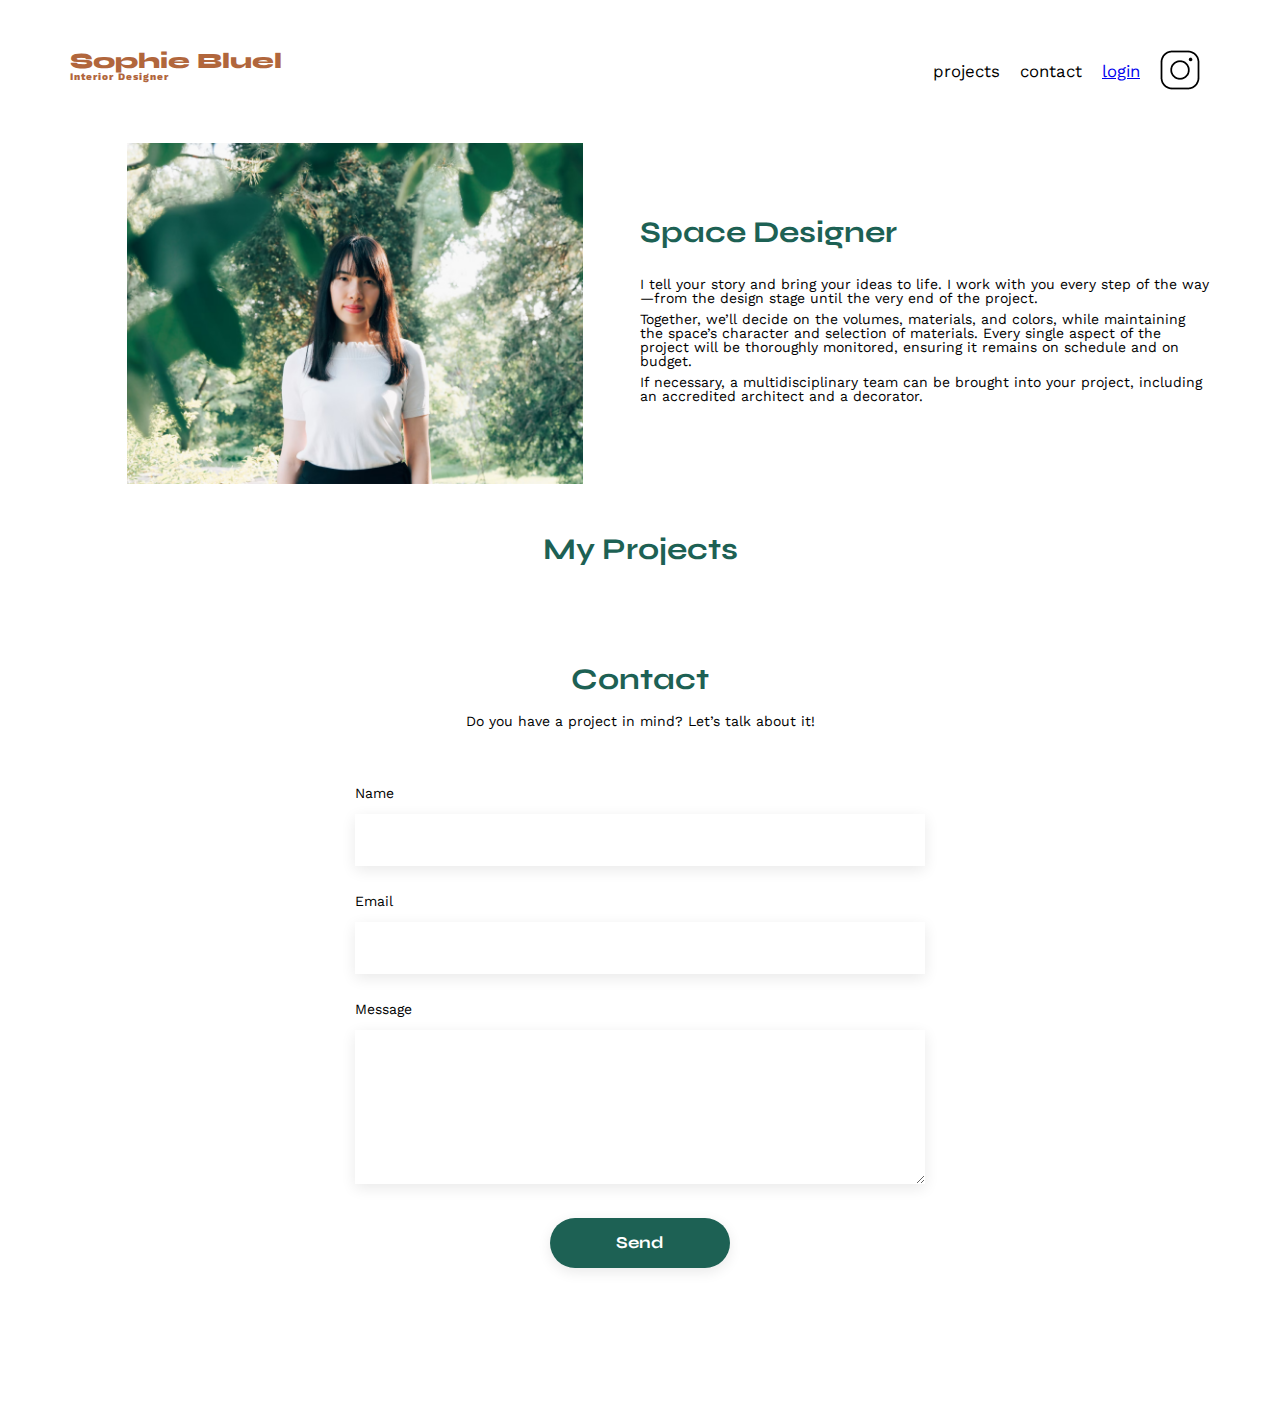
<file: FrontEnd/index.html>
<!DOCTYPE html>
<html lang="en-US">
  <head>
    <meta charset="UTF-8" />
    <title>Sophie Bluel - Interior Designer</title>
    <meta name="viewport" content="width=device-width, initial-scale=1.0" />
    <link rel="preconnect" href="https://fonts.googleapis.com" />
    <link rel="preconnect" href="https://fonts.gstatic.com" crossorigin />
    <link
      href="https://fonts.googleapis.com/css2?family=Syne:wght@700;800&family=Work+Sans&display=swap"
      rel="stylesheet"
    />
    <meta name="description" content="" />
    <link rel="stylesheet" href="./assets/style.css" />
    <script defer src="./assets/js/index.js"></script>
  </head>
  <body>
    <header>
      <h1>Sophie Bluel <span>Interior Designer</span></h1>
      <nav>
        <ul>
          <li>projects</li>
          <li>contact</li>
          <li id="navItem"><a href="./login.html">login</a></li>
          <li><img src="./assets/icons/instagram.png" alt="Instagram" /></li>
        </ul>
      </nav>
    </header>
    <main>
      <section id="introduction">
        <figure>
          <img src="./assets/images/sophie-bluel.png" alt="" />
        </figure>
        <article>
          <h2>Space Designer</h2>
          <p>
            I tell your story and bring your ideas to life. I work with you
            every step of the way—from the design stage until the very end of
            the project.
          </p>
          <p>
            Together, we’ll decide on the volumes, materials, and colors, while
            maintaining the space’s character and selection of materials. Every
            single aspect of the project will be thoroughly monitored, ensuring
            it remains on schedule and on budget.
          </p>
          <p>
            If necessary, a multidisciplinary team can be brought into your
            project, including an accredited architect and a decorator.
          </p>
        </article>
      </section>
      <section id="portfolio">
        <h2>My Projects</h2>
        <div id="categories"></div>
        <div class="gallery">
          <!-- <figure>
				<img src="assets/images/abajour-tahina.png" alt="Tahina Lampshade">
				<figcaption>Tahina Lampshade</figcaption>
			</figure>
			<figure>
				<img src="assets/images/appartement-paris-v.png" alt="Paris V Appartment">
				<figcaption>Paris V Appartment</figcaption>
			</figure>
			<figure>
				<img src="assets/images/restaurant-sushisen-londres.png" alt="Sushisen Restaurant - London">
				<figcaption>Sushisen Restaurant - London</figcaption>
			</figure>
			<figure>
				<img src="assets/images/la-balisiere.png" alt="La Balisière” Villa – Port-Louis">
				<figcaption>“La Balisière” Villa – Port-Louis</figcaption>
			</figure>
			<figure>
				<img src="assets/images/structures-thermopolis.png" alt="Thermopolis Structures">
				<figcaption>Thermopolis Structures</figcaption>
			</figure>
			<figure>
				<img src="assets/images/appartement-paris-x.png" alt="Paris X Appartment">
				<figcaption>Paris X Appartment</figcaption>
			</figure>
			<figure>
				<img src="assets/images/le-coteau-cassis.png" alt="Le Coteau” Pavillon - Cassis">
				<figcaption>“Le Coteau” Pavillon - Cassis</figcaption>
			</figure>
			<figure>
				<img src="assets/images/villa-ferneze.png" alt="Ferneze Villa - Elba">
				<figcaption>Ferneze Villa - Elba</figcaption>
			</figure>
			<figure>
				<img src="assets/images/appartement-paris-xviii.png" alt="Paris XVIII Appartment">
				<figcaption>Paris XVIII Appartment</figcaption>
			</figure>
			<figure>
				<img src="assets/images/bar-lullaby-paris.png" alt="Lullaby” Bar - Paris">
				<figcaption>“Lullaby” Bar - Paris</figcaption>
			</figure>
			<figure>
				<img src="assets/images/hotel-first-arte-new-delhi.png" alt="Hotel First Arte - New Delhi">
				<figcaption>First Arte Hotel - New Delhi</figcaption>
			</figure> -->
        </div>
      </section>
      <section id="contact">
        <h2>Contact</h2>
        <p>Do you have a project in mind? Let’s talk about it!</p>
        <form action="#" method="post">
          <label for="name">Name</label>
          <input type="text" name="name" id="name" />
          <label for="email">Email</label>
          <input type="email" name="email" id="email" />
          <label for="message">Message</label>
          <textarea name="message" id="message" cols="30" rows="10"></textarea>
          <input type="submit" value="Send" />
        </form>
      </section>
    </main>

    <footer>
      <nav>
        <ul>
          <li>Legal Notice</li>
        </ul>
      </nav>
    </footer>
  </body>
</html>
</file>
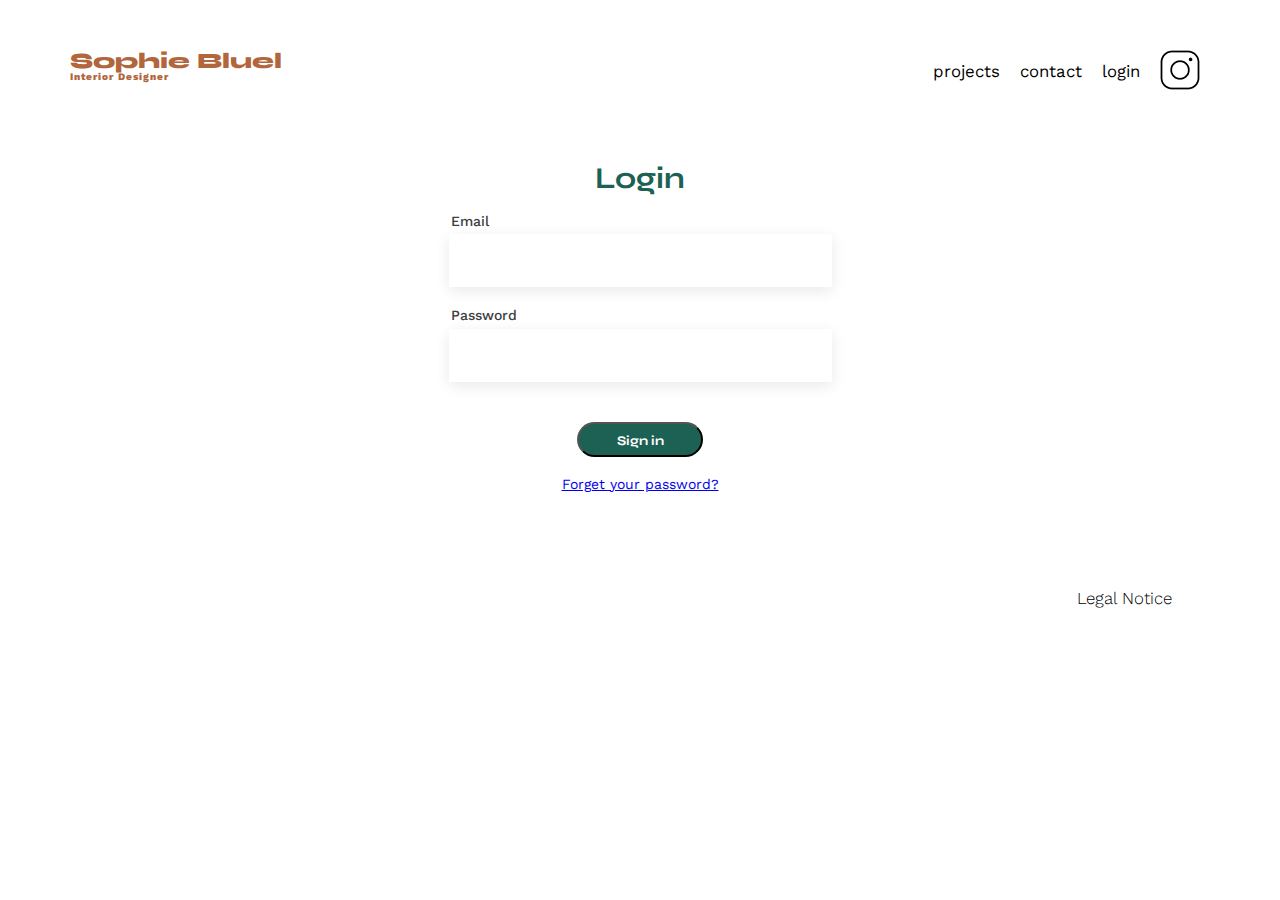
<file: FrontEnd/login.html>
<!DOCTYPE html>
<html lang="en-US">
  <head>
    <meta charset="UTF-8" />
    <title>Sophie Bluel - Interior Designer</title>
    <meta name="viewport" content="width=device-width, initial-scale=1.0" />
    <link rel="preconnect" href="https://fonts.googleapis.com" />
    <link rel="preconnect" href="https://fonts.gstatic.com" crossorigin />
    <link
      href="https://fonts.googleapis.com/css2?family=Syne:wght@700;800&family=Work+Sans&display=swap"
      rel="stylesheet"
    />
    <meta name="description" content="" />
    <link rel="stylesheet" href="./assets/style.css" />
    <script defer src="./assets/js/login.js"></script>
  </head>
  <body>
    <header>
      <h1>Sophie Bluel <span>Interior Designer</span></h1>
      <nav>
        <ul>
          <li>projects</li>
          <li>contact</li>
          <li>login</li>
          <li><img src="./assets/icons/instagram.png" alt="Instagram" /></li>
        </ul>
      </nav>
    </header>
    <main>
      <section id="login">
        <h2 id="login-title">Login</h2>
        <form id="loginSubForm">
          <label for="login-email" class="form-label">Email</label>
          <input type="email" name="email" id="login-email" />
          <label for="login-password" class="form-label">Password</label>
          <input type="password" id="login-password" name="password" />
          <button type="submit">Sign in</button>
          <a href="#">Forget your password?</a>
        </form>   
      </section>
    </main>

    <footer id="legal-notice">
      <nav>
        <ul>
          <li>Legal Notice</li>
        </ul>
      </nav>
    </footer>
  </body>
</html>
</file>
<file: FrontEnd/assets/style.css>
/* http://meyerweb.com/eric/tools/css/reset/
   v2.0 | 20110126
   License: none (public domain)
*/

html,
body,
div,
span,
applet,
object,
iframe,
h1,
h2,
h3,
h4,
h5,
h6,
p,
blockquote,
pre,
a,
abbr,
acronym,
address,
big,
cite,
code,
del,
dfn,
em,
img,
ins,
kbd,
q,
s,
samp,
small,
strike,
strong,
sub,
sup,
tt,
var,
b,
u,
i,
center,
dl,
dt,
dd,
ol,
ul,
li,
fieldset,
form,
label,
legend,
table,
caption,
tbody,
tfoot,
thead,
tr,
th,
td,
article,
aside,
canvas,
details,
embed,
figure,
figcaption,
footer,
header,
hgroup,
menu,
nav,
output,
ruby,
section,
summary,
time,
mark,
audio,
video {
  margin: 0;
  padding: 0;
  border: 0;
  font-size: 100%;
  font: inherit;
  vertical-align: baseline;
}
/* HTML5 display-role reset for older browsers */
article,
aside,
details,
figcaption,
figure,
footer,
header,
hgroup,
menu,
nav,
section {
  display: block;
}
body {
  line-height: 1;
}
ol,
ul {
  list-style: none;
}
blockquote,
q {
  quotes: none;
}
blockquote:before,
blockquote:after,
q:before,
q:after {
  content: "";
  content: none;
}
table {
  border-collapse: collapse;
  border-spacing: 0;
}
/** end reset css**/
body {
  max-width: 1140px;
  margin: auto;
  font-family: "Work Sans";
  font-size: 14px;
}
header {
  display: flex;
  justify-content: space-between;
  margin: 50px 0;
}
section {
  margin: 50px 0;
}

h1 {
  display: flex;
  flex-direction: column;
  font-family: "Syne";
  font-size: 22px;
  font-weight: 800;
  color: #b1663c;
}

h1 > span {
  font-family: "Work Sans";
  font-size: 10px;
  letter-spacing: 0.1em;
}

h2 {
  font-family: "Syne";
  font-weight: 700;
  font-size: 30px;
  color: #1d6154;
}
nav ul {
  display: flex;
  align-items: center;
  list-style-type: none;
}
nav li {
  padding: 0 10px;
  font-size: 1.2em;
}

li:hover {
  color: #b1663c;
}
#introduction {
  display: flex;
  align-items: center;
}
#introduction figure {
  flex: 1;
}
#introduction img {
  display: block;
  margin: auto;
  width: 80%;
  object-fit: fill;
}

#introduction article {
  flex: 1;
}
#introduction h2 {
  margin-bottom: 1em;
}

#introduction p {
  margin-bottom: 0.5em;
}
#portfolio h2 {
  text-align: center;
  margin-bottom: 1em;
}
.gallery {
  width: 100%;
  display: grid;
  grid-template-columns: 1fr 1fr 1fr;
  grid-column-gap: 20px;
  grid-row-gap: 20px;
}

.gallery img {
  width: 100%;
}
#contact {
  width: 50%;
  margin: auto;
}
#contact > * {
  text-align: center;
}
#contact h2 {
  margin-bottom: 20px;
}
#contact form {
  text-align: left;
  margin-top: 30px;
  display: flex;
  flex-direction: column;
}

#contact input {
  height: 50px;
  font-size: 1.2em;
  border: none;
  box-shadow: 0px 4px 14px rgba(0, 0, 0, 0.09);
}
#contact label {
  margin: 2em 0 1em 0;
}
#contact textarea {
  border: none;
  box-shadow: 0px 4px 14px rgba(0, 0, 0, 0.09);
}

input[type="submit"] {
  font-family: "Syne";
  font-weight: 700;
  color: white;
  background-color: #1d6154;
  margin: 2em auto;
  width: 180px;
  text-align: center;
  border-radius: 60px;
}

footer nav ul {
  display: flex;
  justify-content: flex-end;
  margin: 2em;
  width: 1440px;
  height: 60px;
  top: 964px;
  font-family: work sans;
  font-size: 14px;
  font-weight: 300;
}
/*
	Step 1.2: Implementing the Job Filter: Adding Filters to Display Jobs by Category
	Style for the category buttons
*/
#categories {
  display: flex;
  justify-content: center;
  gap: 10px;
  margin: 20px 0;
}

#categories button {
  padding: 10px 20px;
  border: 2px solid #1d6154;
  border-radius: 20px;
  background-color: transparent;
  color: #1d6154;
  cursor: pointer;
  transition: background-color 0.3s, color 0.3s;
}

#categories button:hover,
#categories button.selected {
  background-color: #1d6154;
  color: #fff;
}

/*
  Login page
*/
#login {
  display: flex;
  flex-direction: column;
  align-items: center;
  align-content: center;
}

#loginSubForm {
  display: flex;
  flex-direction: column;
  align-items: center;
  align-content: center;
  width: 379px;
}

#login-email,
#login-password {
  width: 379px;
  height: 51px;
  top: 338px;
  left: 530px;
  background: #ffffff;
  box-shadow: 0px 4px 14px rgba(0, 0, 0, 0.09);
  border: none;
  margin-bottom: 20px;
}

.form-label {
  font-family: "Work Sans";
  font-size: 14px;
  color: #3d3d3d;
  line-height: 16.42px;
  font-weight: 500;
  align-self: flex-start;
  margin-bottom: 5px;
}

#loginSubForm button {
  width: 126px;
  height: 35px;
  background: #1d6154;
  border-radius: 60px;
  top: 529px;
  left: 656px;
  padding: 9px 38px 9px 38px;
  gap: 10px;
  font-family: "Syne";
  color: #ffffff;
  line-height: 16.8px;
  font-weight: 700;
  text-align: center;
  margin: 20px auto;
  white-space: nowrap;
}

#login-title {
  margin: 20px auto;
}

#legal-notice {
  display: flex;
  justify-content: end;
  align-items: center;
  font-family: "Work Sans";
  font-size: 14px;
  margin-top: 20px;
}

/* Edit button styles */
.edit-button {
  display: flex;
  align-items: end;
  margin-left: 10px;
}

.edit-icon {
  width: 15.58px;
  height: 15.58px;
  margin-right: 5px;
}

.edit-text {
  font-family: "Work Sans";
  font-size: 14px;
  font-weight: 400;
  color: #000000;
}

/* Modal styles */
.modal {
  position: fixed;
  top: 0;
  left: 0;
  width: 100%;
  height: 100%;
  background-color: rgba(0, 0, 0, 0.5);
  display: flex;
  justify-content: center;
  align-items: center;
  z-index: 2;
}

.modal-content {
  background-color: #fff;
  padding: 50px;
  border-radius: 10px;
  width: 500px;
  position: relative;
}

.close-button {
  position: absolute;
  top: 20px;
  right: 20px;
  cursor: pointer;
  font-size: 24px;
}

.modal-title {
  font-family: "Work Sans";
  font-size: 26px;
  font-weight: 400;
  text-align: center;
  margin-bottom: 30px;
}

.gallery-container {
  display: flex;
  flex-wrap: wrap;
  justify-content: flex-start;
  margin-top: 20px;
  gap: 10px;
  margin-left: 35px;
}

.img-container {
  width: 76.86px;
  height: 102.57px;
  position: relative;
  overflow: hidden;
  display: flex;
  justify-content: center;
  align-items: center;
  /* margin: 10px; */
}

.img-clone {
  width: 100%;
  height: 100%;
  object-fit: cover;
}

.trash-icon-container {
  width: 17px;
  height: 17px;
  background-color: black;
  border-radius: 2px;
  position: absolute;
  top: 5px;
  right: 5px;
  display: flex;
  justify-content: center;
  align-items: center;
}

.trash-icon {
  width: 9px;
  height: 11px;
  cursor: pointer;
}

.separator {
  width: 429px;
  border: 1px solid #b3b3b3;
  margin: 50px auto;
}

.add-photo-button {
  font-family: "Syne";
  font-size: 14px;
  font-weight: 700;
  color: #fff;
  background-color: #1d6154;
  border: none;
  border-radius: 60px;
  width: 193px;
  height: 35px;
  margin: 20px auto;
  display: block;
  cursor: pointer;
}

/* "Add a photo" modal styles */
.new-modal-content {
  background-color: #fff;
  padding: 50px;
  border-radius: 10px;
  width: 500px;
  position: relative;
  display: flex;
  flex-direction: column;
  align-items: flex-start;
}

.new-modal-title {
  font-family: "Work Sans";
  font-size: 26px;
  font-weight: 400;
  text-align: center;
  margin-bottom: 30px;
  align-self: center;
}

.rectangle {
  background-color: #e8f1f6;
  border-radius: 3px;
  width: 420px;
  height: 169px;
  margin: 0 auto;
  display: flex;
  flex-direction: column;
  align-items: center;
  justify-content: center;
  gap: 10px;
  margin-bottom: 20px;
}

.rectangle img {
  width: 68.14px;
  height: 59.62px;
  color: #b9c5cc;
  -webkit-text-fill-color: #b9c5cc;
}

.add-photo-btn {
  width: 173px;
  height: 36px;
  border-radius: 50px;
  background-color: #cbd6dc;
  color: #306685;
  font-family: "Work Sans";
  font-size: 14px;
  font-weight: 500;
  cursor: pointer;
  border: none;
}

.photo-info {
  font-family: "Work Sans";
  font-size: 10px;
  font-weight: 400;
  color: #000;
}

.input-box {
  width: 420px;
  height: 51px;
  top: 1011px;
  left: 510px;
  margin-top: 5px;
  border: none;
  box-shadow: 0px 4px 14px rgba(0, 0, 0, 0.09);
  background: #ffffff;
  border-radius: 3px;
  margin-bottom: 20px;
  gap: 10px;
  font-size: 14px;
  font-weight: 400;
  margin-left: 33px;
  letter-spacing: 0%;
}

.dropdown {
  width: 420px;
  height: 51px;
  top: 1109px;
  left: 510px;
  margin-top: 5px;
  border: none;
  box-shadow: 0px 4px 14px rgba(0, 0, 0, 0.09);
  background: #ffffff;
  border-radius: 3px;
  margin-bottom: 20px;
  gap: 10px;
  font-size: 14px;
  font-weight: 400;
  margin-left: 33px;
  letter-spacing: 0%;
}

.form-label-photo {
  font-family: "Work Sans";
  font-size: 14px;
  color: #3D3D3D;
  line-height: 16.42px;
  font-weight: 500;
  align-self: flex-start;
  margin-bottom: 5px;
  margin-left: 33px;
}

.confirm-button {
  font-family: "Syne";
  font-size: 14px;
  font-weight: 700;
  color: #fff;
  background-color: #a7a7a7;
  border: none;
  border-radius: 60px;
  width: 237px;
  height: 36px;
  margin: 20px auto;
  display: block;
  cursor: pointer;
}

.back-button-container {
  width: 21px;
  height: 21px;
  position: absolute;
  top: 20px;
  left: 20px;
  display: flex;
  justify-content: center;
  align-items: center;
}

.back-button {
  width: 21px;
  height: 18.01px;
  cursor: pointer;
}
</file>
